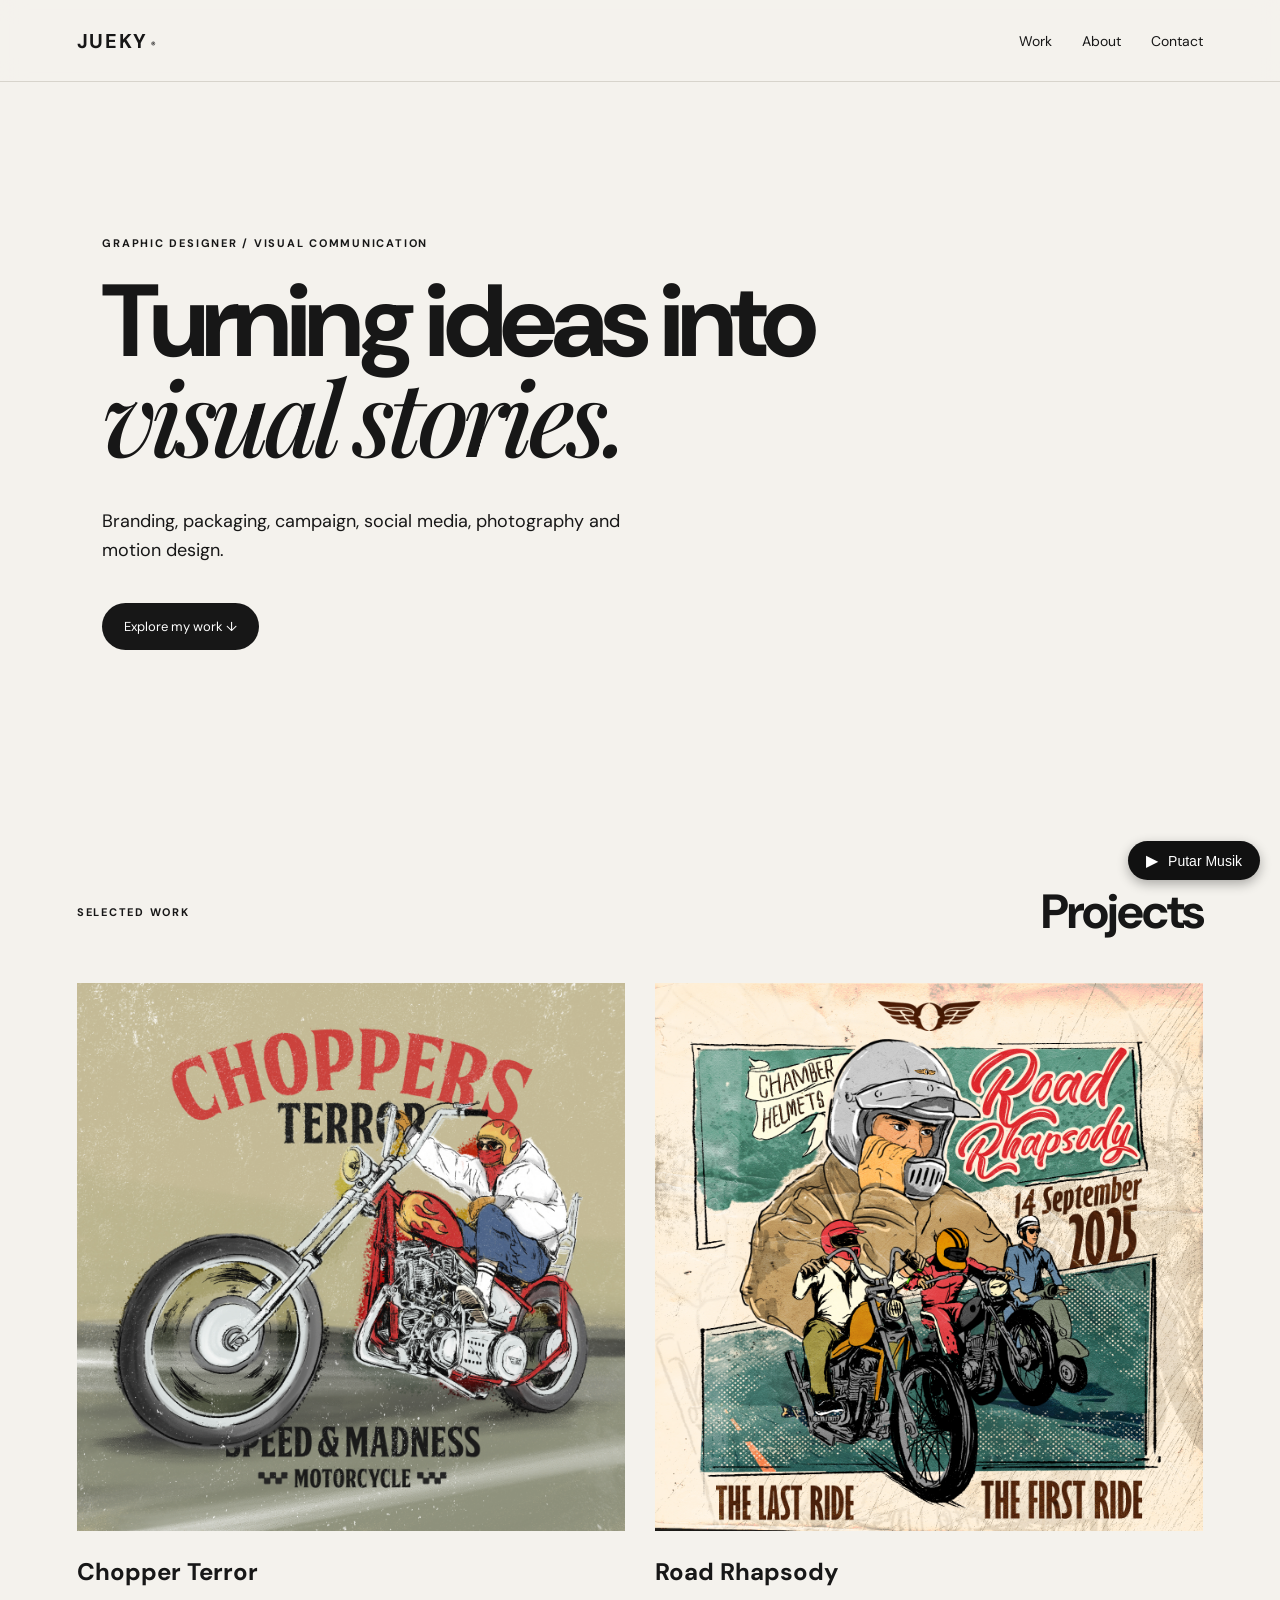
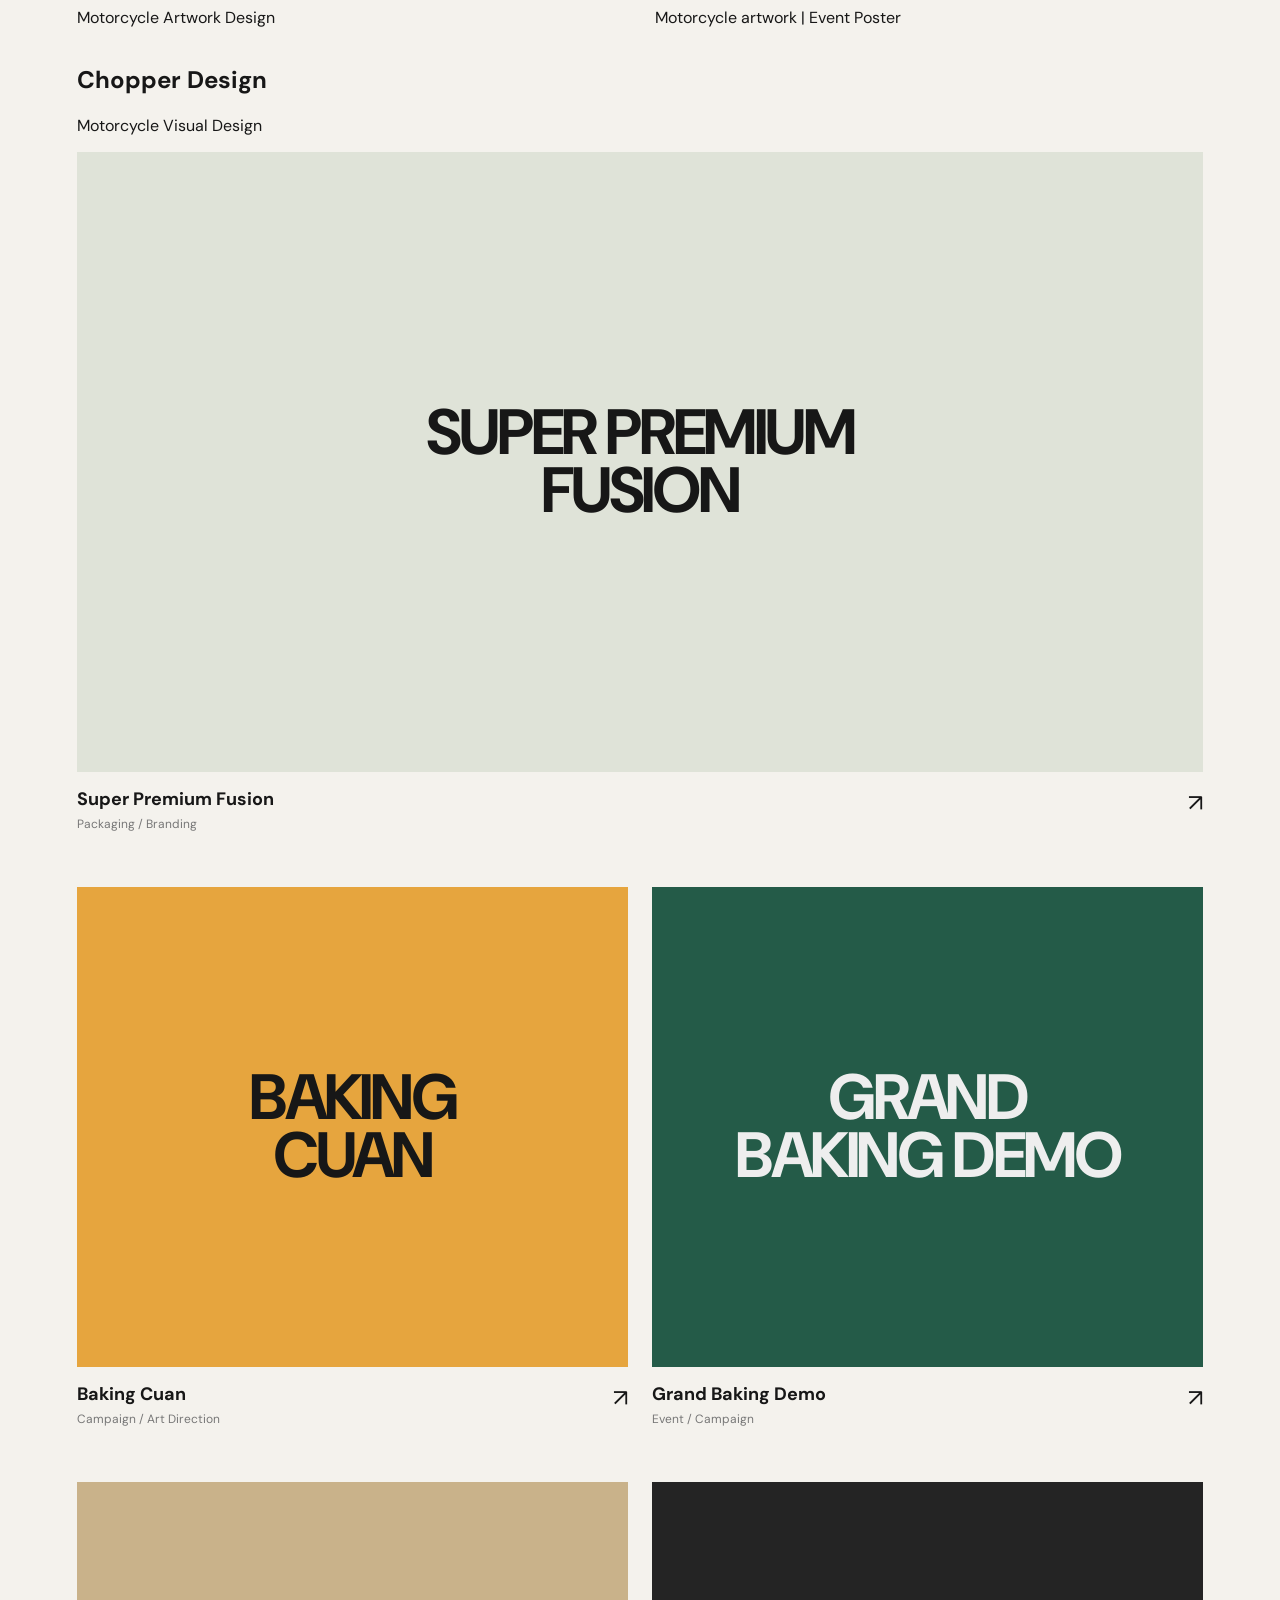
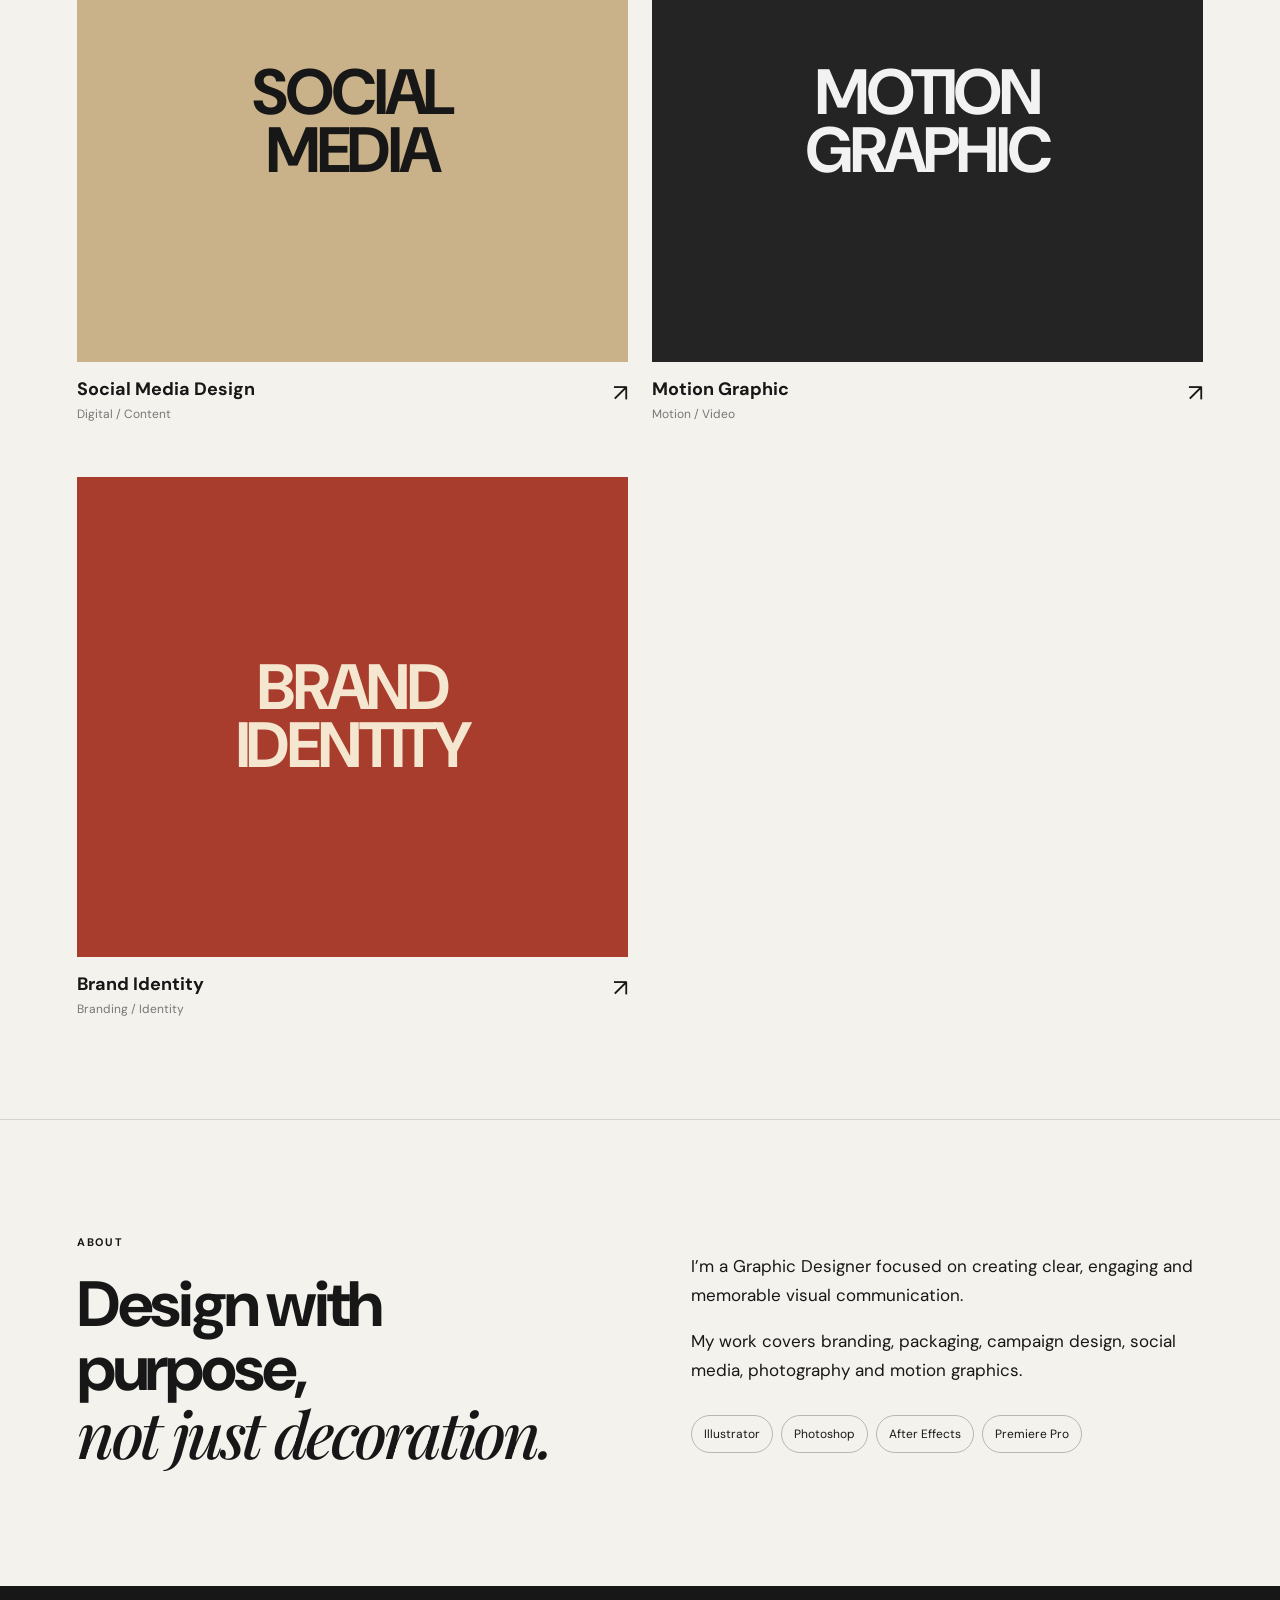
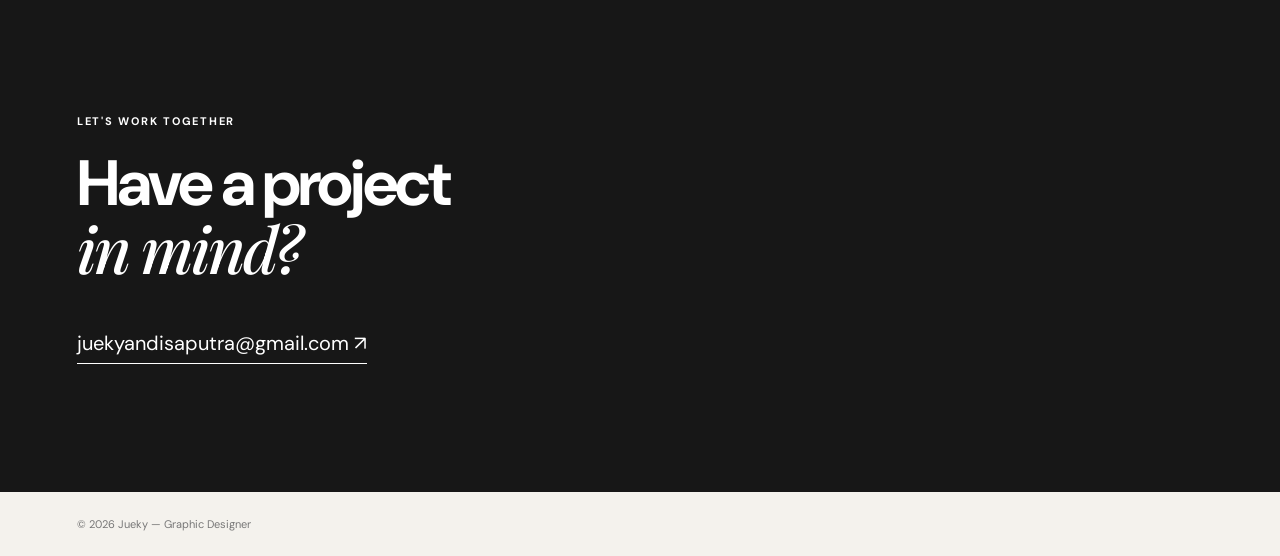
<file: index.html>
<!DOCTYPE html>
<html lang="id">
<head>
  <meta charset="UTF-8">
  <meta name="viewport" content="width=device-width, initial-scale=1.0">
  <title>Jueky — Graphic Designer</title>
  <meta name="description" content="Portfolio Graphic Designer — Branding, Packaging, Campaign, Social Media & Motion.">
  <link rel="stylesheet" href="style.css">
</head>
<body>
<header class="nav">
  <a class="logo" href="index.html">JUEKY<span>®</span></a>
  <nav>
    <a href="#work">Work</a>
    <a href="#about">About</a>
    <a href="#contact">Contact</a>
  </nav>
</header>

<main>
  <section class="hero">
    <p class="eyebrow">GRAPHIC DESIGNER / VISUAL COMMUNICATION</p>
    <h1 class="hero-title">Turning ideas into<br><em>visual stories.</em></h1>
    <p class="intro">Branding, packaging, campaign, social media, photography and motion design.</p>
    <a class="button" href="#work">Explore my work ↓</a>
  </section>

  <section id="work" class="work">
    <div class="section-head">
      <p class="eyebrow">SELECTED WORK</p>
      <h2>Projects</h2>
    </div>
<div style="display: flex; gap: 30px; flex-wrap: wrap;">
    <div style="flex: 1; min-width: 300px;">
        <img src="images/CHOPER.jpg"
             alt="Chopper Design"
             style="width:100%; height:auto;">
        <h2>Chopper Terror</h2>
        <p>Motorcycle Artwork Design</p>
    </div>
      <div style="flex: 1; min-width: 300px;">
        <img src="images/Flyer.jpg"
             alt="Flyer Design"
             style="width:100%; height:auto;">
        <h2>Road Rhapsody</h2>
        <p>Motorcycle artwork | Event Poster </p>
    </div>

</div>
<h2>Chopper Design</h2>
<p>Motorcycle Visual Design</p>
    <div class="grid">
      <a class="project project-large" href="project.html?id=super-premium">
        <div class="thumb thumb-1"><span>SUPER PREMIUM<br>FUSION</span></div>
        <div class="project-info"><div><h3>Super Premium Fusion</h3><p>Packaging / Branding</p></div><span>↗</span></div>
      </a>

      <a class="project" href="project.html?id=baking-cuan">
        <div class="thumb thumb-2"><span>BAKING<br>CUAN</span></div>
        <div class="project-info"><div><h3>Baking Cuan</h3><p>Campaign / Art Direction</p></div><span>↗</span></div>
      </a>

      <a class="project" href="project.html?id=grand-baking">
        <div class="thumb thumb-3"><span>GRAND<br>BAKING DEMO</span></div>
        <div class="project-info"><div><h3>Grand Baking Demo</h3><p>Event / Campaign</p></div><span>↗</span></div>
      </a>

      <a class="project" href="project.html?id=social">
        <div class="thumb thumb-4"><span>SOCIAL<br>MEDIA</span></div>
        <div class="project-info"><div><h3>Social Media Design</h3><p>Digital / Content</p></div><span>↗</span></div>
      </a>

      <a class="project" href="project.html?id=motion">
        <div class="thumb thumb-5"><span>MOTION<br>GRAPHIC</span></div>
        <div class="project-info"><div><h3>Motion Graphic</h3><p>Motion / Video</p></div><span>↗</span></div>
      </a>

      <a class="project" href="project.html?id=branding">
        <div class="thumb thumb-6"><span>BRAND<br>IDENTITY</span></div>
        <div class="project-info"><div><h3>Brand Identity</h3><p>Branding / Identity</p></div><span>↗</span></div>
      </a>
    </div>
  </section>

  <section id="about" class="about">
    <div><p class="eyebrow">ABOUT</p><h2>Design with purpose,<br><em>not just decoration.</em></h2></div>
    <div class="about-copy">
      <p>I’m a Graphic Designer focused on creating clear, engaging and memorable visual communication.</p>
      <p>My work covers branding, packaging, campaign design, social media, photography and motion graphics.</p>
      <div class="skills"><span>Illustrator</span><span>Photoshop</span><span>After Effects</span><span>Premiere Pro</span></div>
    </div>
  </section>

  <section id="contact" class="contact">
    <p class="eyebrow">LET'S WORK TOGETHER</p>
    <h2>Have a project<br><em>in mind?</em></h2>
    <a class="contact-link" href="mailto:juekyandisaputra@gmail.com">juekyandisaputra@gmail.com ↗</a>
  </section>
</main>

<footer>© 2026 Jueky — Graphic Designer</footer>
<script src="script.js"></script>
  
<div id="music-player-box" style="position: fixed; bottom: 20px; right: 20px; z-index: 9999; background: #111; color: #fff; padding: 10px 18px; border-radius: 30px; display: flex; align-items: center; gap: 10px; cursor: pointer; box-shadow: 0 4px 12px rgba(0,0,0,0.3); font-family: sans-serif; font-size: 14px;">
    <span id="play-icon" style="font-size: 16px;">▶</span>
    <span id="music-text">Putar Musik</span>
</div>

<audio id="bg-music" loop>
    <source src="images/Jenny-menangisi.mp3" type="audio/mpeg">
</audio>

<script>
    const musicBox = document.getElementById('music-player-box');
    const music = document.getElementById('bg-music');
    const playIcon = document.getElementById('play-icon');
    const musicText = document.getElementById('music-text');

    let isPlaying = false;

    musicBox.addEventListener('click', function() {
        if (isPlaying) {
            music.pause();
            playIcon.textContent = '▶';
            musicText.textContent = 'Putar Musik';
            isPlaying = false;
        } else {
            music.play().then(() => {
                playIcon.textContent = '⏸';
                musicText.textContent = 'Jeda Musik';
                isPlaying = true;
            }).catch(error => {
                console.log("Gagal memutar audio: ", error);
            });
        }
    });
</script>
</body>
</html>
</file>
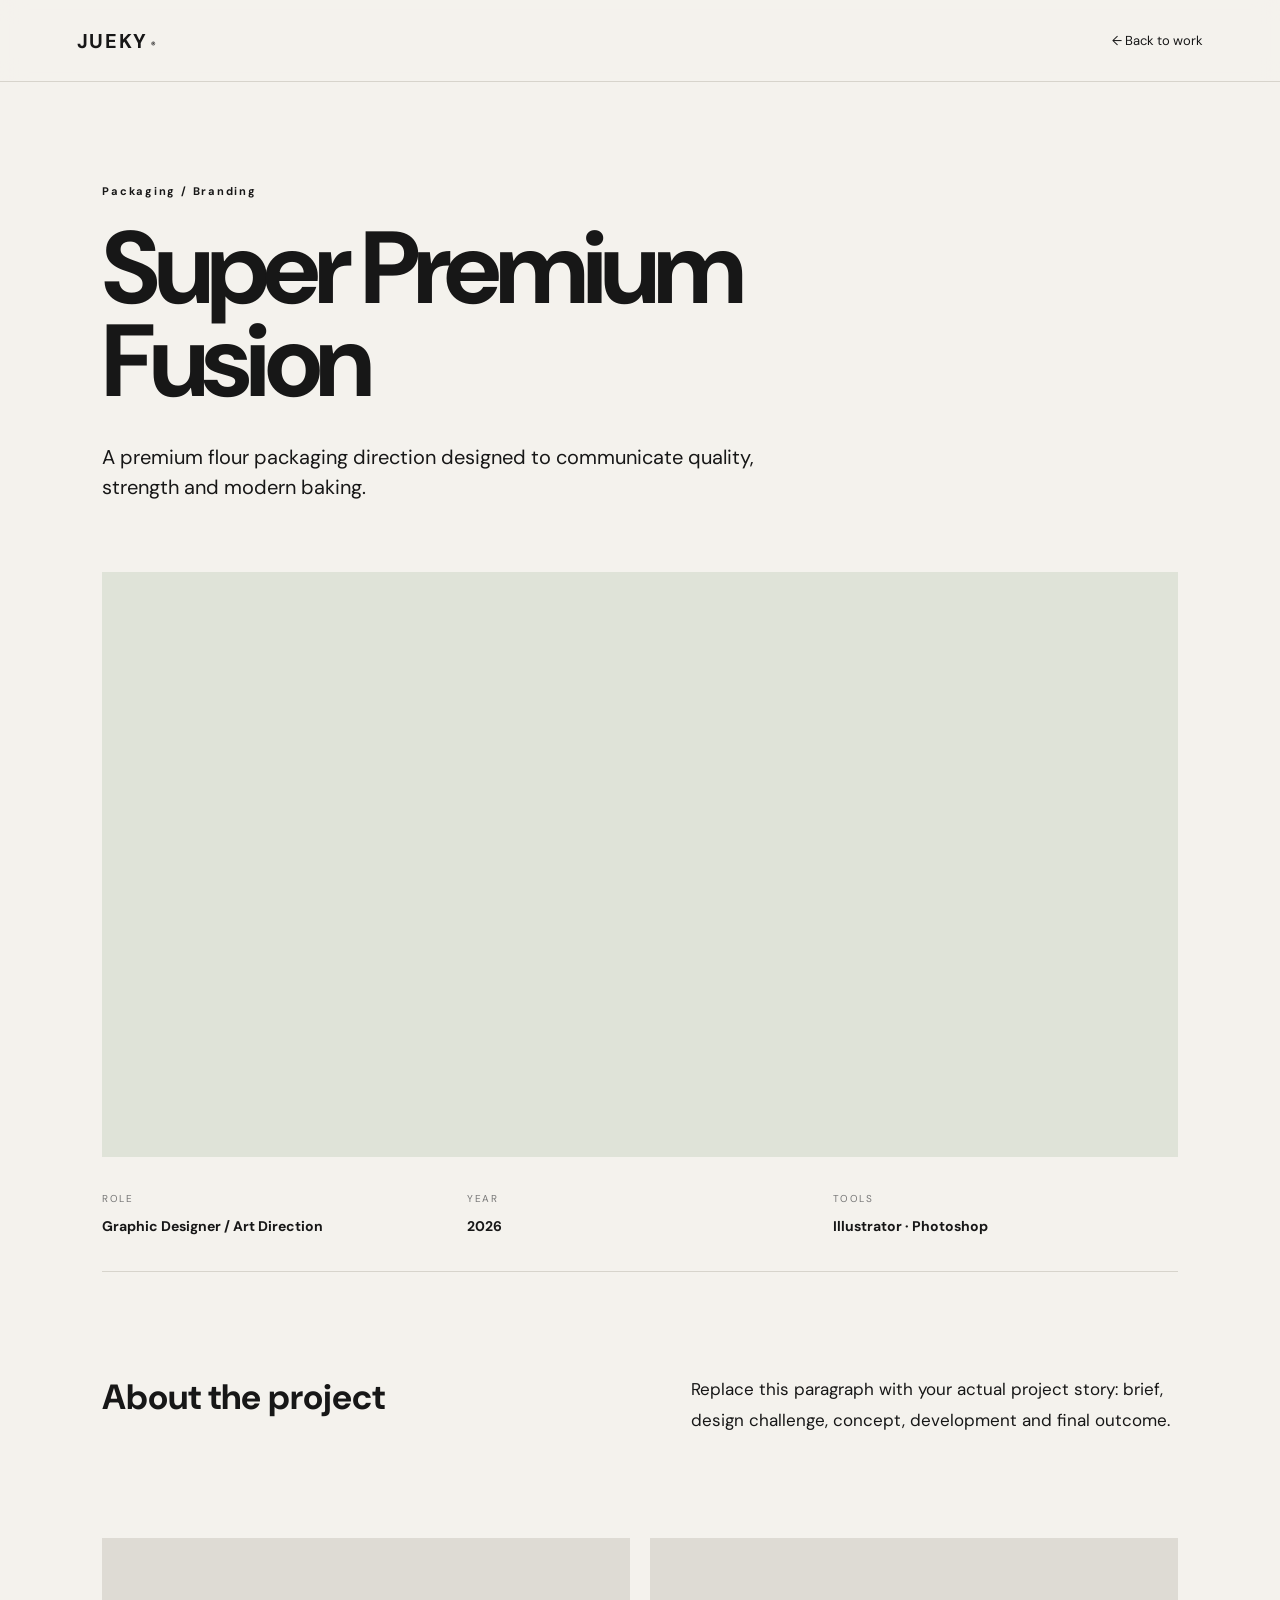
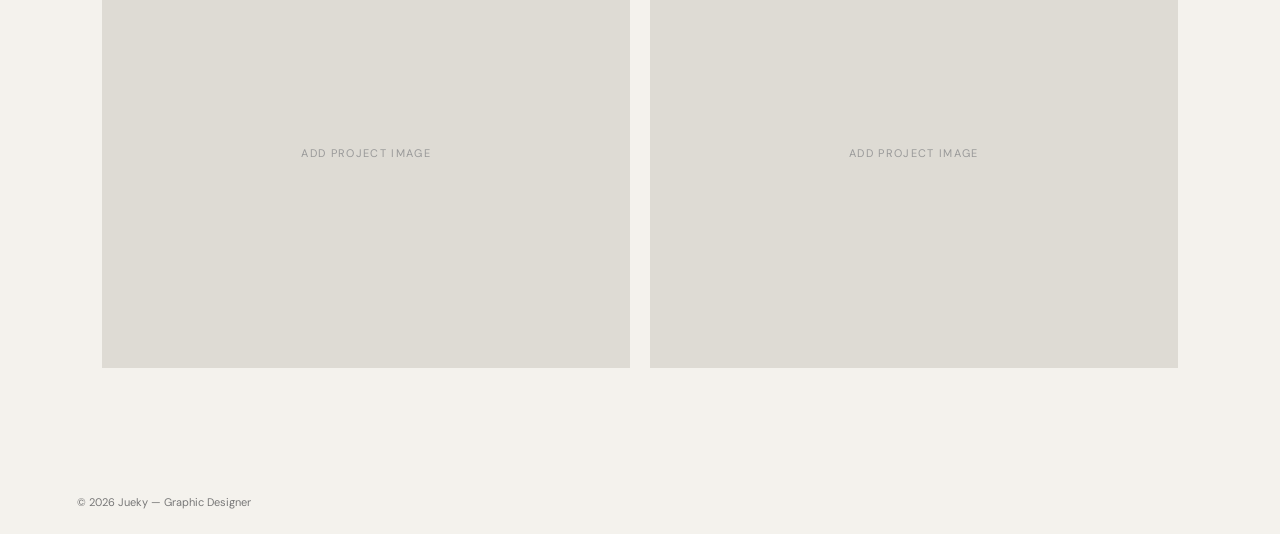
<file: project.html>
<!DOCTYPE html>
<html lang="id">
<head>
  <meta charset="UTF-8">
  <meta name="viewport" content="width=device-width, initial-scale=1.0">
  <title>Project — Jueky</title>
  <link rel="stylesheet" href="style.css">
</head>
<body>
<header class="nav">
  <a class="logo" href="index.html">JUEKY<span>®</span></a>
  <a class="back" href="index.html">← Back to work</a>
</header>

<main class="case">
  <div class="case-top">
    <p class="eyebrow" id="category">PROJECT</p>
    <h1 id="title">Project Title</h1>
    <p class="case-intro" id="description">Project description.</p>
  </div>

  <div class="case-hero" id="heroImage"></div>

  <div class="case-meta">
    <div><small>ROLE</small><strong id="role"></strong></div>
    <div><small>YEAR</small><strong id="year"></strong></div>
    <div><small>TOOLS</small><strong id="tools"></strong></div>
  </div>

  <section class="case-body">
    <div><h2>About the project</h2></div>
    <div><p id="bodyText"></p></div>
  </section>

  <div class="case-images">
    <div class="placeholder">ADD PROJECT IMAGE</div>
    <div class="placeholder">ADD PROJECT IMAGE</div>
  </div>
</main>

<footer>© 2026 Jueky — Graphic Designer</footer>
<script>
const projects = {
  "super-premium": {
    title:"Super Premium Fusion", category:"Packaging / Branding",
    description:"A premium flour packaging direction designed to communicate quality, strength and modern baking.",
    role:"Graphic Designer / Art Direction", year:"2026", tools:"Illustrator · Photoshop",
    text:"Replace this paragraph with your actual project story: brief, design challenge, concept, development and final outcome.",
    cls:"thumb-1"
  },
  "baking-cuan": {
    title:"Baking Cuan", category:"Campaign / Art Direction",
    description:"A playful campaign concept connecting baking creativity with business opportunity and profit.",
    role:"Graphic Designer", year:"2026", tools:"Illustrator · Photoshop · After Effects",
    text:"Explain the campaign objective, visual direction, key message, executions and your contribution.",
    cls:"thumb-2"
  },
  "grand-baking": {
    title:"Grand Baking Demo", category:"Event / Campaign",
    description:"Event visual communication developed around baking education, community and brand experience.",
    role:"Graphic Designer", year:"2025–2026", tools:"Illustrator · Photoshop",
    text:"Add the event background, target audience, visual concept, key applications and results.",
    cls:"thumb-3"
  },
  "social": {
    title:"Social Media Design", category:"Digital / Content",
    description:"A selection of social media assets designed for consistent and engaging brand communication.",
    role:"Graphic Designer", year:"2025–2026", tools:"Photoshop · Illustrator",
    text:"Describe the content strategy, visual system, formats and production process.",
    cls:"thumb-4"
  },
  "motion": {
    title:"Motion Graphic", category:"Motion / Video",
    description:"Motion design projects combining typography, product visuals and animation.",
    role:"Motion Graphic Designer", year:"2025–2026", tools:"After Effects · Premiere Pro",
    text:"Explain the animation concept, storyboard, timing, transitions, sound design and final output.",
    cls:"thumb-5"
  },
  "branding": {
    title:"Brand Identity", category:"Branding / Identity",
    description:"Visual identity exploration translating brand values into a coherent visual system.",
    role:"Graphic Designer", year:"2026", tools:"Illustrator · Photoshop",
    text:"Describe the brand problem, concept, visual identity system and applications.",
    cls:"thumb-6"
  }
};
const id = new URLSearchParams(location.search).get("id") || "super-premium";
const p = projects[id] || projects["super-premium"];
document.title = p.title + " — Jueky";
document.getElementById("title").textContent=p.title;
document.getElementById("category").textContent=p.category;
document.getElementById("description").textContent=p.description;
document.getElementById("role").textContent=p.role;
document.getElementById("year").textContent=p.year;
document.getElementById("tools").textContent=p.tools;
document.getElementById("bodyText").textContent=p.text;
document.getElementById("heroImage").className="case-hero "+p.cls;
</script>
</body>
</html>
</file>
<file: style.css>
@import url('https://fonts.googleapis.com/css2?family=DM+Sans:wght@400;500;700&family=Playfair+Display:ital,wght@0,500;1,500&display=swap');
*{box-sizing:border-box}html{scroll-behavior:smooth}body{margin:0;background:#f4f2ed;color:#171717;font-family:"DM Sans",sans-serif}.nav{height:82px;padding:0 6vw;display:flex;align-items:center;justify-content:space-between;border-bottom:1px solid #d7d4cc;position:sticky;top:0;background:#f4f2edee;backdrop-filter:blur(12px);z-index:10}.logo{font-weight:700;letter-spacing:.08em;color:#171717;text-decoration:none;font-size:20px}.logo span{font-size:9px;margin-left:3px}nav{display:flex;gap:30px}nav a,.back{color:#171717;text-decoration:none;font-size:14px}.hero{padding:12vw 8vw 10vw;max-width:1100px}.eyebrow{font-size:11px;letter-spacing:.16em;font-weight:700;margin:0 0 24px}.hero h1{font-size:clamp(52px,8vw,110px);line-height:.92;letter-spacing:-.055em;margin:0}.hero em,.about em,.contact em{font-family:"Playfair Display",serif;font-weight:500}.intro{font-size:18px;max-width:520px;line-height:1.6;margin:38px 0}.button{display:inline-block;background:#171717;color:#fff;text-decoration:none;padding:15px 22px;border-radius:100px;font-size:13px}.work{padding:8vw 6vw}.section-head{display:flex;align-items:end;justify-content:space-between;margin-bottom:40px}.section-head h2{font-size:48px;margin:0;letter-spacing:-.04em}.grid{display:grid;grid-template-columns:repeat(2,1fr);gap:55px 24px}.project{text-decoration:none;color:#171717;display:block}.project-large{grid-column:span 2}.thumb{height:480px;display:flex;align-items:center;justify-content:center;font-size:clamp(30px,5vw,70px);font-weight:700;line-height:.9;letter-spacing:-.05em;padding:30px;transition:transform .4s ease;overflow:hidden}.project-large .thumb{height:620px}.thumb span{text-align:center}.thumb-1{background:#dfe3d8}.thumb-2{background:#e6a53e}.thumb-3{background:#245b48;color:#eee}.thumb-4{background:#c9b28a}.thumb-5{background:#242424;color:#f2f2f2}.thumb-6{background:#a83d2d;color:#f5e6cf}.project:hover .thumb{transform:translateY(-8px)}.project-info{display:flex;justify-content:space-between;align-items:start;padding-top:15px}.project-info h3{font-size:18px;margin:0 0 5px}.project-info p{font-size:12px;color:#777;margin:0}.project-info>span{font-size:24px}.about{border-top:1px solid #d7d4cc;padding:9vw 6vw;display:grid;grid-template-columns:1fr 1fr;gap:8vw}.about h2,.contact h2{font-size:clamp(38px,5vw,70px);line-height:1;margin:0;letter-spacing:-.05em}.about-copy{max-width:550px;font-size:17px;line-height:1.7}.skills{display:flex;flex-wrap:wrap;gap:8px;margin-top:30px}.skills span{border:1px solid #bbb7ae;padding:8px 12px;border-radius:50px;font-size:12px}.contact{background:#171717;color:#fff;padding:10vw 6vw}.contact-link{display:inline-block;color:#fff;margin-top:45px;font-size:20px;border-bottom:1px solid #fff;text-decoration:none;padding-bottom:7px}footer{padding:25px 6vw;font-size:11px;color:#777}.case{padding:8vw 8vw}.case-top{max-width:900px}.case h1{font-size:clamp(52px,8vw,110px);line-height:.9;letter-spacing:-.055em;margin:0}.case-intro{font-size:20px;line-height:1.5;max-width:700px;margin:35px 0 70px}.case-hero{height:65vh;display:flex;align-items:center;justify-content:center;font-size:clamp(35px,7vw,100px);font-weight:700;line-height:.9;letter-spacing:-.05em;text-align:center}.case-meta{display:grid;grid-template-columns:repeat(3,1fr);border-bottom:1px solid #d7d4cc;padding:35px 0;gap:20px}.case-meta small{display:block;font-size:10px;letter-spacing:.15em;color:#777;margin-bottom:10px}.case-meta strong{font-size:14px}.case-body{display:grid;grid-template-columns:1fr 1fr;gap:8vw;padding:8vw 0}.case-body h2{font-size:35px;margin:0}.case-body p{font-size:17px;line-height:1.8;margin:0}.case-images{display:grid;grid-template-columns:1fr 1fr;gap:20px}.placeholder{height:430px;background:#dedbd4;display:flex;align-items:center;justify-content:center;color:#999;font-size:11px;letter-spacing:.12em}.back{font-size:13px}@media(max-width:700px){.nav{height:70px;padding:0 5vw}nav{gap:15px}nav a{font-size:12px}.hero{padding:22vw 6vw 18vw}.grid{grid-template-columns:1fr;gap:40px}.project-large{grid-column:auto}.thumb,.project-large .thumb{height:380px}.about,.case-body{grid-template-columns:1fr;gap:45px}.section-head{display:block}.section-head h2{margin-top:10px}.case{padding:15vw 6vw}.case-hero{height:45vh}.case-meta{grid-template-columns:1fr}.case-images{grid-template-columns:1fr}.placeholder{height:300px}}
@keyframes slideInLeft {
    0% {
        opacity: 0;
        transform: translateX(-50px);
    }
    100% {
        opacity: 1;
        transform: translateX(0);
    }
}

.hero-title {
    animation: slideInLeft 1s ease-out forwards;
}
</file>
